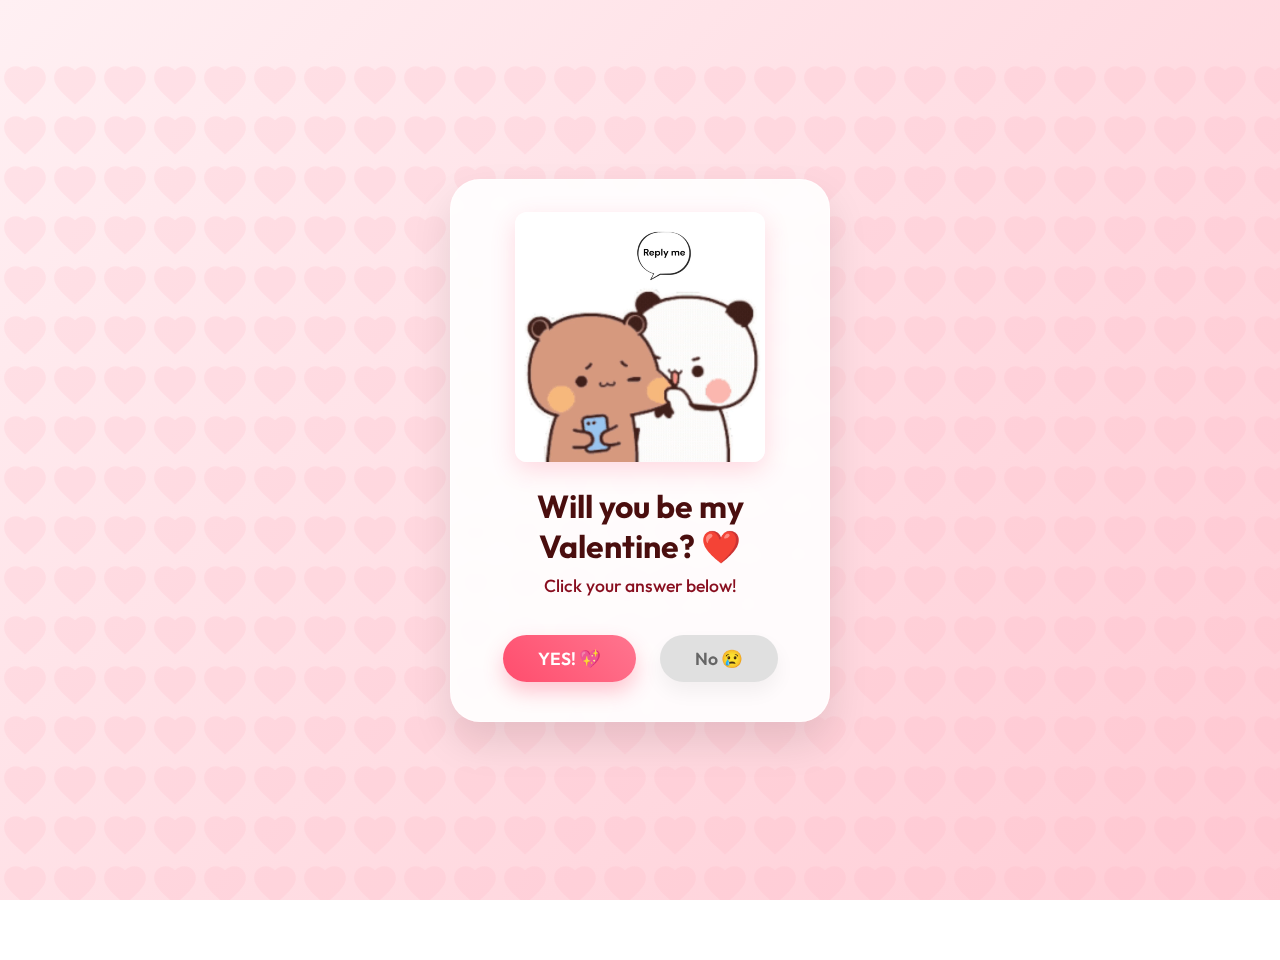
<file: index.html>
<!DOCTYPE html>
<html lang="en">

<head>
    <meta charset="UTF-8">
    <meta name="viewport" content="width=device-width, initial-scale=1.0">
    <title>Will You Be My Valentine?</title>
    <link rel="stylesheet" href="style.css">
    <link rel="preconnect" href="https://fonts.googleapis.com">
    <link rel="preconnect" href="https://fonts.gstatic.com" crossorigin>
    <link href="https://fonts.googleapis.com/css2?family=Outfit:wght@400;600;700&display=swap" rel="stylesheet">
</head>

<body>
    <div class="container">
        <!-- Main Question Card -->
        <div class="valentine-card" id="mainCard">
            <div class="video-container">
                <video autoplay loop muted playsinline class="valentine-video">
                    <source src="replay.mp4" type="video/mp4">
                </video>
            </div>
            <h1>Will you be my Valentine? ❤️</h1>
            <p>Click your answer below!</p>
            <div class="btn-group">
                <button id="yesBtn" class="btn btn-yes">YES! 💖</button>
                <button id="noBtn" class="btn btn-no">No 😢</button>
            </div>
        </div>

        <!-- Success Message Card -->
        <div class="valentine-card hidden" id="successCard">
            <div class="video-container">
                <video autoplay loop muted playsinline class="valentine-video">
                    <source src="lo.mp4" type="video/mp4">
                </video>
            </div>
            <h1>Yay! I knew it! 🥰</h1>
            <p>I love you so much! See you on Valentine's Day! ✨</p>
            <button id="surpriseBtn" class="btn btn-yes">Surprise for my girl 👑</button>
            <div class="hearts-container" id="heartsContainer"></div>
        </div>
    </div>
    <script src="script.js"></script>
</body>

</html>
</file>
<file: style.css>
html,
body {
    overflow-x: hidden;
    overflow-y: auto;
    /* Enable vertical scrolling globally */
    scroll-behavior: smooth;
    height: auto;
    min-height: 100%;
}

:root {
    --primary-color: #ff4d6d;
    --secondary-color: #ff85a1;
    --bg-color: #fff0f3;
    --card-bg: rgba(255, 255, 255, 0.9);
    --text-color: #4a0e0e;
    --btn-no-bg: #e0e0e0;
    --btn-no-text: #666;
}

* {
    margin: 0;
    padding: 0;
    box-sizing: border-box;
    font-family: 'Outfit', sans-serif;
}

body {
    background: linear-gradient(135deg, #fff0f3 0%, #ffccd5 100%);
    min-height: 100vh;
    display: flex;
    justify-content: center;
    align-items: flex-start;
    /* Start from top to allow scrolling */
    position: relative;
    padding: 60px 10px;
    /* Extra breathing room */
}

/* Floating hearts background */
body::before {
    content: '';
    position: absolute;
    width: 100%;
    height: 100%;
    background-image: url("data:image/svg+xml,%3Csvg xmlns='http://www.w3.org/2000/svg' width='24' height='24' viewBox='0 0 24 24'%3E%3Cpath fill='%23ffb3c1' d='M12 21.35l-1.45-1.32C5.4 15.36 2 12.28 2 8.5 2 5.42 4.42 3 7.5 3c1.74 0 3.41.81 4.5 2.09C13.09 3.81 14.76 3 16.5 3 19.58 3 22 5.42 22 8.5c0 3.78-3.4 6.86-8.55 11.54L12 21.35z'/%3E%3C/svg%3E");
    background-size: 50px 50px;
    opacity: 0.2;
    z-index: -1;
    animation: floatBg 20s linear infinite;
}

@keyframes floatBg {
    0% {
        background-position: 0 0;
    }

    100% {
        background-position: 100px 100px;
    }
}

.container {
    padding: 10px;
    position: relative;
    width: 100%;
    max-width: 600px;
    /* Sensible max width for the container */
    display: flex;
    flex-direction: column;
    align-items: center;
    margin-top: auto;
    margin-bottom: auto;
}

.valentine-card {
    background: var(--card-bg);
    backdrop-filter: blur(10px);
    border-radius: 30px;
    padding: 2rem 2rem;
    box-shadow: 0 20px 40px rgba(0, 0, 0, 0.1);
    text-align: center;
    max-width: 380px;
    /* Phone-sized medium width */
    width: 95%;
    margin: 10px auto;
    border: 1px solid rgba(255, 255, 255, 0.5);
    transition: all 0.5s cubic-bezier(0.175, 0.885, 0.32, 1.275);
    position: relative;
    z-index: 5;
}

.romantic-image-container {
    width: 100%;
    height: 120px;
    margin-bottom: 1rem;
    overflow: hidden;
    border-radius: 15px;
}

.video-container {
    width: 100%;
    max-width: 250px;
    /* Medium-small size */
    margin: 0 auto 1.5rem;
    border-radius: 12px;
    overflow: hidden;
    box-shadow: 0 8px 25px rgba(255, 77, 109, 0.2);
    cursor: pointer;
    position: relative;
}

.valentine-video {
    width: 100%;
    height: auto;
    display: block;
    pointer-events: none;
    /* Let the container handle clicks */
}

@keyframes floatUp {
    0% {
        transform: translate(-50%, 0);
        opacity: 1;
    }

    100% {
        transform: translate(-50%, -50px);
        opacity: 0;
    }
}

.image-container {
    width: 150px;
    height: 150px;
    margin: 0 auto 1rem;
}

.image-container img {
    width: 100%;
    height: 100%;
    object-fit: contain;
}

h1 {
    font-size: 2rem;
    color: var(--text-color);
    margin-bottom: 0.5rem;
    font-weight: 700;
}

p {
    color: #880d1e;
    margin-bottom: 2rem;
    font-size: 1.1rem;
    font-weight: 500;
}

.btn-group {
    display: flex;
    justify-content: center;
    gap: 1.5rem;
    position: relative;
    min-height: 60px;
    align-items: center;
}

.btn {
    padding: 12px 35px;
    font-size: 1.1rem;
    font-weight: 600;
    border-radius: 50px;
    border: none;
    cursor: pointer;
    transition: all 0.3s ease;
    box-shadow: 0 10px 20px rgba(0, 0, 0, 0.05);
}

.btn-yes {
    background: linear-gradient(45deg, #ff4d6d, #ff758f);
    color: white;
    box-shadow: 0 10px 20px rgba(255, 77, 109, 0.3);
    animation: pulseGlow 2s infinite ease-in-out;
}

@keyframes pulseGlow {
    0% {
        box-shadow: 0 0 0 0 rgba(255, 77, 109, 0.7);
    }

    70% {
        box-shadow: 0 0 0 15px rgba(255, 77, 109, 0);
    }

    100% {
        box-shadow: 0 0 0 0 rgba(255, 77, 109, 0);
    }
}

.btn-yes:hover {
    transform: scale(1.1) translateY(-2px);
    box-shadow: 0 15px 30px rgba(255, 77, 109, 0.4);
    animation: none;
}

.btn-no {
    background-color: var(--btn-no-bg);
    color: var(--btn-no-text);
    position: relative;
    z-index: 100;
    transition: left 0.2s ease-out, top 0.2s ease-out;
    white-space: nowrap;
}

.hidden {
    display: none;
    opacity: 0;
    transform: scale(0.8);
}

#successCard {
    animation: popIn 0.8s cubic-bezier(0.175, 0.885, 0.32, 1.275) forwards;
}

@keyframes popIn {
    0% {
        display: block;
        opacity: 0;
        transform: scale(0.5);
    }

    100% {
        display: block;
        opacity: 1;
        transform: scale(1);
    }
}

/* Success hearts animation */
.heart {
    position: absolute;
    width: 20px;
    height: 20px;
    background: var(--primary-color);
    transform: rotate(45deg);
    animation: heartFloat 3s ease-out forwards;
}

.heart::before,
.heart::after {
    content: '';
    position: absolute;
    width: 100%;
    height: 100%;
    background: inherit;
    border-radius: 50%;
}

.heart::before {
    left: -50%;
}

.heart::after {
    top: -50%;
}

@keyframes heartFloat {
    0% {
        transform: rotate(45deg) translateY(0) scale(1);
        opacity: 1;
    }

    100% {
        transform: rotate(45deg) translateY(-500px) scale(1.5);
        opacity: 0;
    }
}

/* Surprise Page Styles */
#surpriseCard {
    background: #ffe5ec;
    border: none;
    max-width: 380px;
    /* Matching phone size */
}

.quote {
    font-style: italic;
    color: #880d1e;
    font-size: 1.1rem;
    margin-bottom: 2rem;
}

.gift-container {
    width: 80px;
    height: 80px;
    margin: 0 auto 1.5rem;
}

.gift-img {
    width: 100%;
    height: 100%;
    object-fit: contain;
}

.valentine-header {
    color: #590d22;
    font-size: 1.8rem;
    margin-bottom: 1.5rem;
}

.letter-content {
    color: #880d1e;
    line-height: 1.6;
    margin-bottom: 2rem;
}

.i-love-you {
    font-size: 1.5rem;
    color: #590d22;
    margin-bottom: 2rem;
}

.letter-buttons {
    display: flex;
    justify-content: center;
    gap: 1rem;
    flex-wrap: wrap;
}

.btn-download {
    background: #ff0a54;
    color: white;
    padding: 12px 25px;
    box-shadow: 0 5px 15px rgba(255, 10, 84, 0.3);
}

.btn-letter-pink {
    background: #ff0a54;
    color: white;
    padding: 15px 40px;
    font-size: 1.2rem;
    box-shadow: 0 8px 25px rgba(255, 10, 84, 0.4);
    transition: all 0.3s cubic-bezier(0.175, 0.885, 0.32, 1.275);
}

.btn-letter-pink:hover {
    background: #ff477e;
    transform: scale(1.05) translateY(-3px);
    box-shadow: 0 12px 30px rgba(255, 10, 84, 0.5);
}

.btn-back {
    margin-top: 2rem;
    background: #ffccd5;
    color: #ff0a54;
}

/* Detailed Letter Styles */
.hidden-letter {
    display: none;
    opacity: 0;
    transform: translateY(30px);
    transition: all 0.6s ease-out;
}

.reveal-letter {
    display: block !important;
    opacity: 1 !important;
    transform: translateY(0) !important;
}

#detailedLetter {
    background: #ffe5ec;
    /* Pink background */
    border: 2px solid #ff0a54;
    border-radius: 10px;
    /* Rectangular box with slight rounding */
    max-width: 380px;
    /* Matching phone size */
    max-height: 85vh;
    /* Limit height to 85% of screen */
    overflow-y: auto;
    /* Enable scroll inside the letter card */
    padding: 2.5rem;
    box-shadow: 0 15px 30px rgba(255, 10, 84, 0.2);
    position: relative;
}

/* Custom Scrollbar for the Letter */
#detailedLetter::-webkit-scrollbar {
    width: 6px;
}

#detailedLetter::-webkit-scrollbar-track {
    background: #ffccd5;
}

#detailedLetter::-webkit-scrollbar-thumb {
    background: #ff0a54;
    border-radius: 10px;
}

.fade-out {
    opacity: 0;
    transform: scale(0.95);
    pointer-events: none;
}

.letter-inner {
    font-family: 'Playfair Display', serif;
    color: #590d22;
    text-align: left;
    line-height: 1.8;
    font-size: 1.15rem;
}

.letter-inner p {
    margin-bottom: 1.5rem;
}

.signature {
    margin-top: 3rem;
    text-align: right;
}

.signature .forever {
    font-size: 1.1rem;
    font-style: italic;
    color: #ff0a54;
    margin-bottom: 0.5rem;
}

.signature .valentine-sign {
    font-weight: 700;
    font-size: 1.4rem;
    color: #ff0a54;
}

/* Mobile adjustments for the long letter */
@media (max-width: 600px) {
    .letter-inner {
        font-size: 1rem;
        line-height: 1.6;
    }

    .valentine-card {
        padding: 1.5rem;
    }
}
</file>
